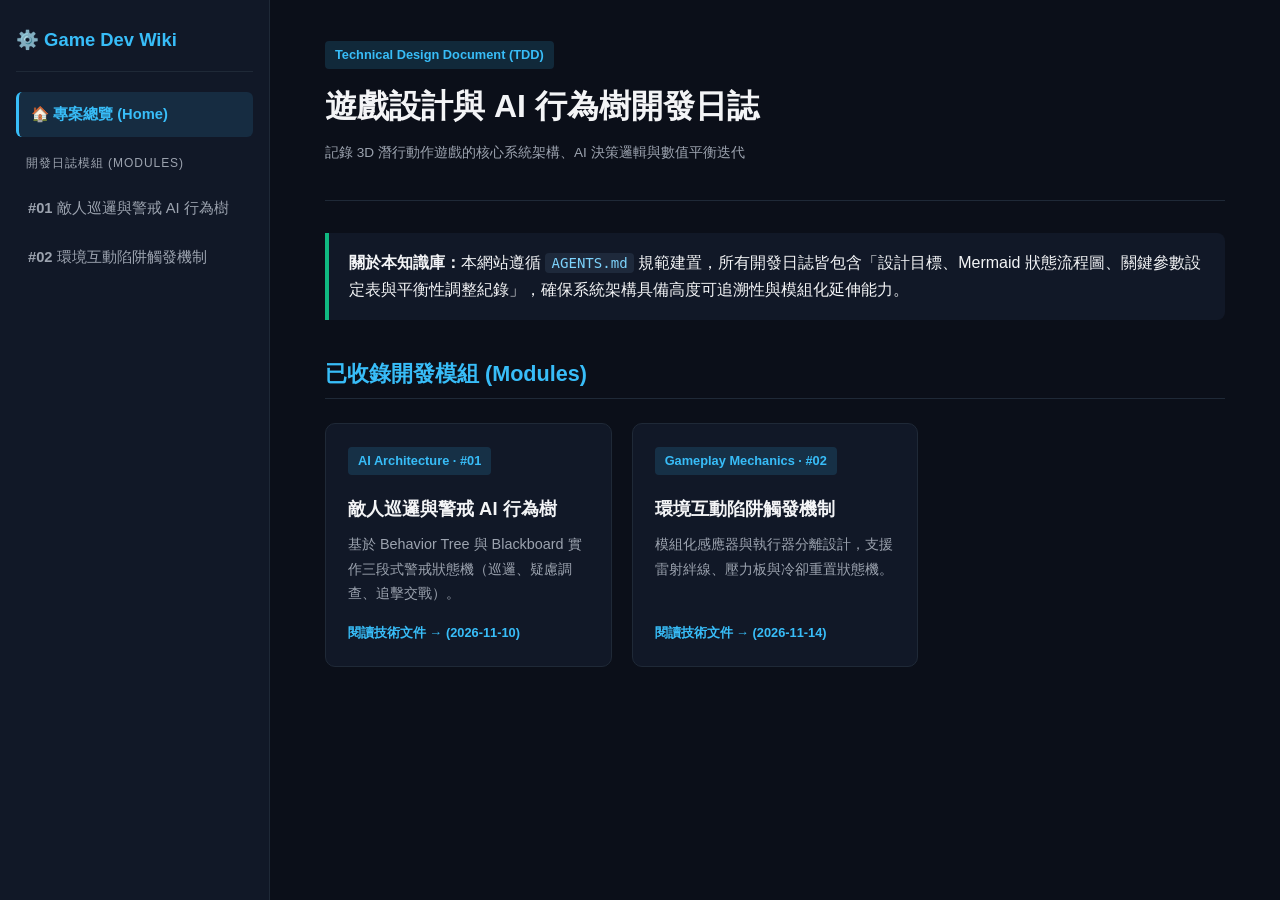
<file: index.html>
<!DOCTYPE html>
<html lang="zh-Hant">
<head>
  <meta charset="UTF-8" />
  <meta name="viewport" content="width=device-width, initial-scale=1.0" />
  <title>Game Dev Wiki | 遊戲設計與 AI 行為樹開發日誌</title>
  <link rel="stylesheet" href="assets/css/style.css" />
</head>
<body>
  <aside class="sidebar">
    <a href="index.html" class="brand">⚙️ Game Dev Wiki</a>
    <ul id="sidebar-nav" class="nav-list"></ul>
  </aside>

  <div class="main-wrapper">
    <main class="content">
      <header class="module-header">
        <span class="badge">Technical Design Document (TDD)</span>
        <h1>遊戲設計與 AI 行為樹開發日誌</h1>
        <p class="meta-info">記錄 3D 潛行動作遊戲的核心系統架構、AI 決策邏輯與數值平衡迭代</p>
      </header>

      <div class="callout-box">
        <strong>關於本知識庫：</strong>本網站遵循 <code>AGENTS.md</code> 規範建置，所有開發日誌皆包含「設計目標、Mermaid 狀態流程圖、關鍵參數設定表與平衡性調整紀錄」，確保系統架構具備高度可追溯性與模組化延伸能力。
      </div>

      <h2>已收錄開發模組 (Modules)</h2>
      <div id="module-cards" class="card-grid"></div>
    </main>
  </div>

  <script src="assets/js/app.js"></script>
</body>
</html>
</file>
<file: assets/css/style.css>
:root {
    --bg-main: #0B0F19;
    --bg-surface: #111827;
    --bg-surface-hover: #1E293B;
    --border-color: #1F2937;
    --accent-blue: #38BDF8;
    --accent-green: #10B981;
    --text-primary: #F3F4F6;
    --text-secondary: #9CA3AF;
    --sidebar-width: 270px;
}

* {
    box-sizing: border-box;
    margin: 0;
    padding: 0;
}

body {
    font-family: -apple-system, BlinkMacSystemFont, "Segoe UI", Roboto, "Noto Sans TC", sans-serif;
    background-color: var(--bg-main);
    color: var(--text-primary);
    line-height: 1.7;
    display: flex;
    min-height: 100vh;
}

/* ��������C */
.sidebar {
    width: var(--sidebar-width);
    background-color: var(--bg-surface);
    border-right: 1px solid var(--border-color);
    padding: 24px 16px;
    position: fixed;
    height: 100vh;
    overflow-y: auto;
    display: flex;
    flex-direction: column;
}

.brand {
    font-size: 1.15rem;
    font-weight: 700;
    color: var(--accent-blue);
    text-decoration: none;
    display: flex;
    align-items: center;
    gap: 8px;
    padding-bottom: 16px;
    margin-bottom: 20px;
    border-bottom: 1px solid var(--border-color);
}

.nav-section-title {
    font-size: 0.75rem;
    text-transform: uppercase;
    letter-spacing: 0.08em;
    color: var(--text-secondary);
    margin: 12px 0 8px 10px;
}

.nav-list {
    list-style: none;
    display: flex;
    flex-direction: column;
    gap: 4px;
}

.nav-link {
    display: block;
    padding: 10px 12px;
    border-radius: 6px;
    color: var(--text-secondary);
    text-decoration: none;
    font-size: 0.92rem;
    transition: all 0.2s;
}

    .nav-link:hover {
        background-color: var(--bg-surface-hover);
        color: var(--text-primary);
    }

    .nav-link.active {
        background-color: rgba(56, 189, 248, 0.12);
        color: var(--accent-blue);
        font-weight: 600;
        border-left: 3px solid var(--accent-blue);
    }

/* �D�n���e�� */
.main-wrapper {
    margin-left: var(--sidebar-width);
    flex: 1;
    padding: 40px 48px;
    display: flex;
    justify-content: center;
}

.content {
    width: 100%;
    max-width: 900px;
}

.module-header {
    border-bottom: 1px solid var(--border-color);
    padding-bottom: 20px;
    margin-bottom: 32px;
}

.badge {
    display: inline-block;
    background-color: rgba(56, 189, 248, 0.15);
    color: var(--accent-blue);
    font-size: 0.8rem;
    font-weight: 600;
    padding: 3px 10px;
    border-radius: 4px;
    margin-bottom: 10px;
}

h1 {
    font-size: 2rem;
    font-weight: 700;
    margin-bottom: 8px;
}

.meta-info {
    font-size: 0.85rem;
    color: var(--text-secondary);
}

h2 {
    font-size: 1.35rem;
    color: var(--accent-blue);
    margin: 36px 0 16px;
    padding-bottom: 6px;
    border-bottom: 1px solid var(--border-color);
}

p {
    margin-bottom: 16px;
    color: #D1D5DB;
}

/* ���I���ܮ� */
.callout-box {
    background-color: var(--bg-surface);
    border-left: 4px solid var(--accent-green);
    padding: 16px 20px;
    border-radius: 0 8px 8px 0;
    margin-bottom: 20px;
}

/* Mermaid �y�{�Ϯe�� */
.mermaid-wrapper {
    background-color: var(--bg-surface);
    border: 1px solid var(--border-color);
    border-radius: 8px;
    padding: 24px;
    display: flex;
    justify-content: center;
    overflow-x: auto;
}

/* �Ѽƪ��� */
table {
    width: 100%;
    border-collapse: collapse;
    background-color: var(--bg-surface);
    border-radius: 8px;
    overflow: hidden;
    margin-bottom: 24px;
}

th, td {
    padding: 12px 16px;
    text-align: left;
    border-bottom: 1px solid var(--border-color);
    font-size: 0.92rem;
}

th {
    background-color: #161F33;
    color: var(--accent-blue);
    font-weight: 600;
}

code {
    background-color: #1E293B;
    color: #7DD3FC;
    padding: 2px 6px;
    border-radius: 4px;
    font-family: "Fira Code", monospace;
    font-size: 0.88em;
}

/* ���N�����M�� */
.changelog-list {
    list-style: none;
    display: flex;
    flex-direction: column;
    gap: 12px;
}

    .changelog-list li {
        background-color: var(--bg-surface);
        border: 1px solid var(--border-color);
        padding: 14px 18px;
        border-radius: 8px;
        font-size: 0.94rem;
    }

/* �����d������ */
.card-grid {
    display: grid;
    grid-template-columns: repeat(auto-fill, minmax(280px, 1fr));
    gap: 20px;
    margin-top: 24px;
}

.module-card {
    background-color: var(--bg-surface);
    border: 1px solid var(--border-color);
    border-radius: 10px;
    padding: 22px;
    text-decoration: none;
    color: inherit;
    transition: transform 0.2s, border-color 0.2s;
    display: flex;
    flex-direction: column;
    justify-content: space-between;
}

    .module-card:hover {
        transform: translateY(-3px);
        border-color: var(--accent-blue);
    }

    .module-card h3 {
        font-size: 1.15rem;
        color: var(--text-primary);
        margin: 8px 0;
    }

    .module-card p {
        font-size: 0.9rem;
        color: var(--text-secondary);
        margin-bottom: 16px;
    }

.card-footer {
    font-size: 0.8rem;
    color: var(--accent-blue);
    font-weight: 600;
}

@media (max-width: 768px) {
    body {
        flex-direction: column;
    }

    .sidebar {
        width: 100%;
        height: auto;
        position: static;
    }

    .main-wrapper {
        margin-left: 0;
        padding: 24px 20px;
    }
    /* ����P�ŹϺI�Ϯi�ܮ� */
    .screenshot-box {
        background-color: var(--bg-surface);
        border: 1px solid var(--border-color);
        border-radius: 8px;
        padding: 16px;
        margin: 20px 0;
        text-align: center;
    }

        .screenshot-box img {
            max-width: 100%;
            height: auto;
            border-radius: 6px;
            border: 1px solid var(--border-color);
        }

        .screenshot-box figcaption {
            margin-top: 10px;
            font-size: 0.85rem;
            color: var(--text-secondary);
        }
}
</file>
